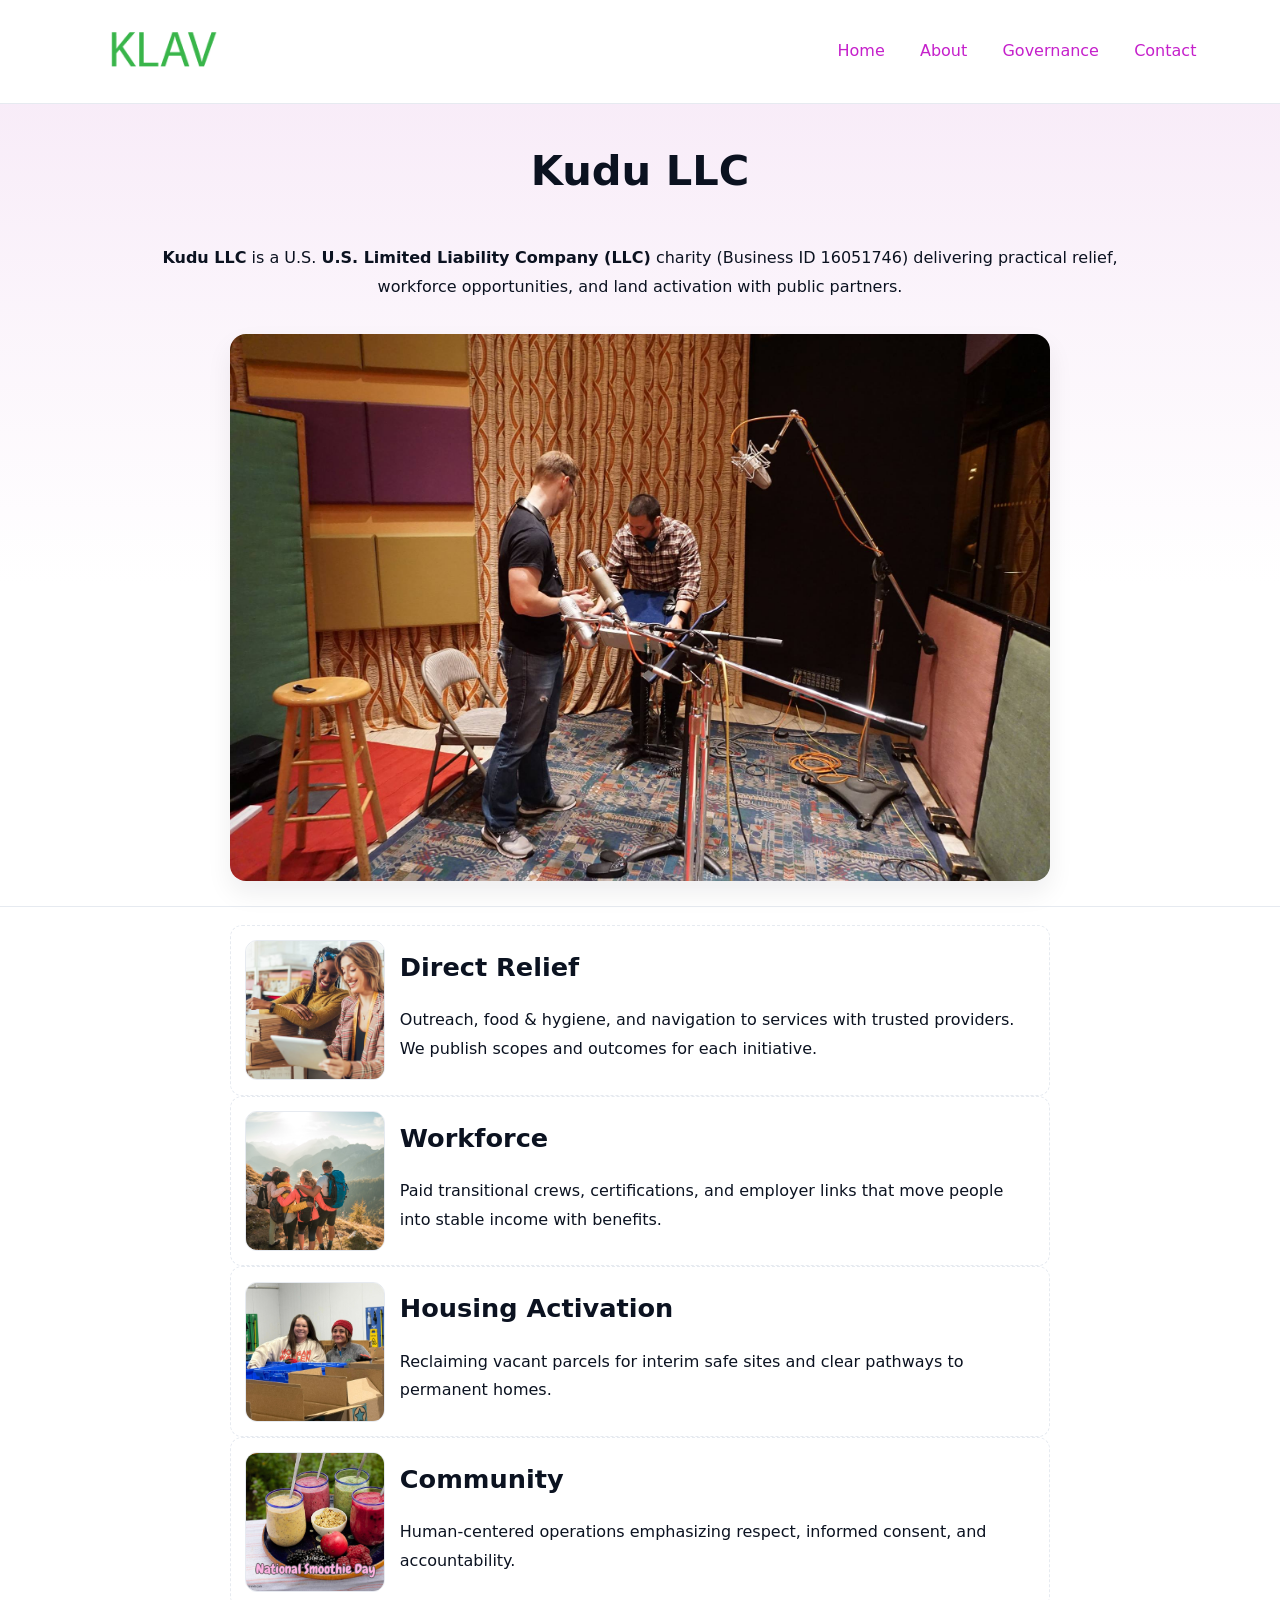
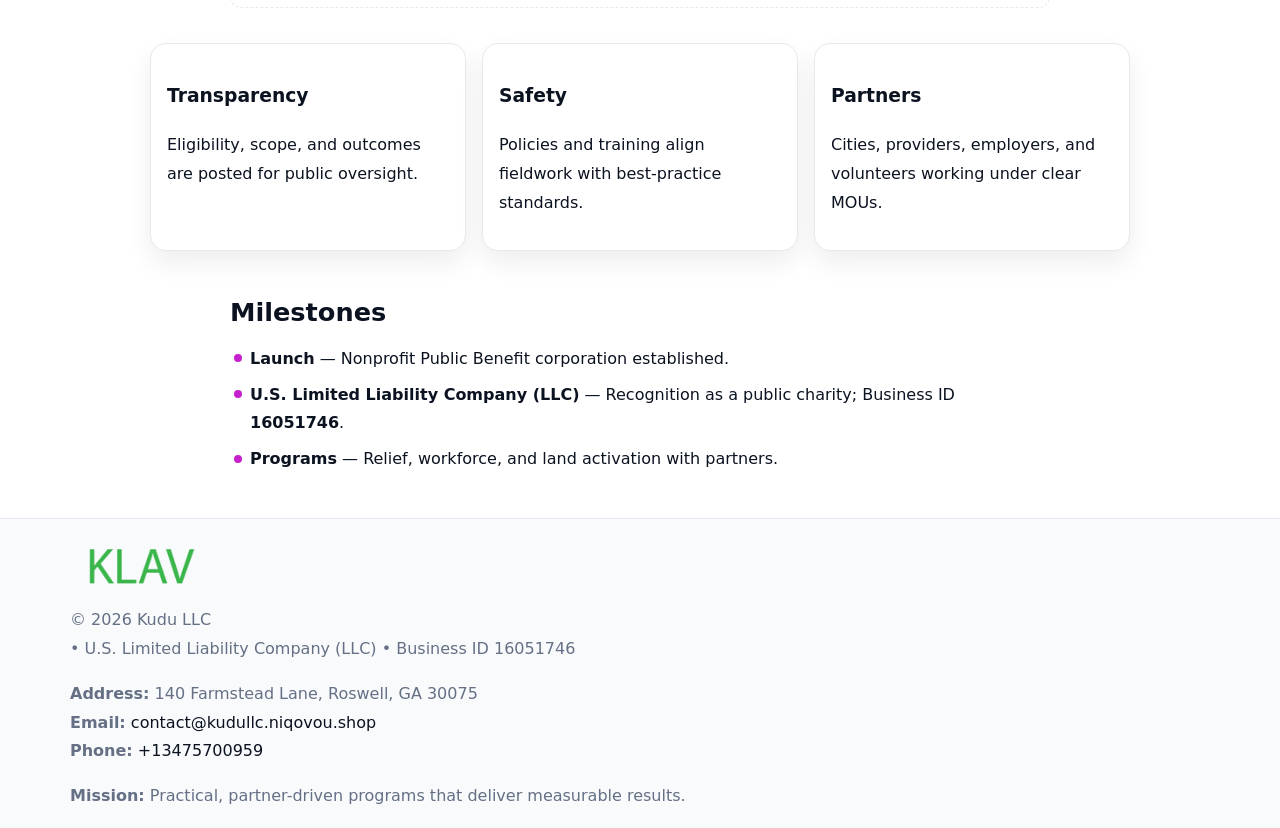
<file: index.html>
<!doctype html><html lang="en"><head>
<meta charset="utf-8"/><meta name="viewport" content="width=device-width,initial-scale=1"/>
<title>Kudu LLC – Nonprofit • 2025</title>
<link rel="stylesheet" href="assets/styles.css"/><link rel="icon" href="images/logo.png"/>
<meta name="data-ein" content="16051746"/><meta name="data-name" content="Kudu LLC"/>
<meta name="data-email" content="contact@kudullc.niqovou.shop"/><meta name="data-phone" content="+13475700959"/>
<meta name="data-address" content="140 Farmstead Lane, Roswell, GA 30075"/><meta name="data-map" content="140+Farmstead+Lane,+Roswell,+GA+30075"/>
  <meta name="description" content="Our nonprofit strengthens the community with programs focused on community services, education, and direct relief.">
</head><body>
<div style="position:absolute;left:-9999px;top:-9999px;opacity:0" data-uniq="{{UNIQUE_BLOB}}">
  <span>Our nonprofit strengthens the community with programs focused on community services, education, and direct relief.</span><svg width="12" height="12" viewBox="0 0 12 12" xmlns="http://www.w3.org/2000/svg"><circle cx="6" cy="6" r="5" fill="#047857"/></svg><img src="images/hero.jpg" width="1" height="1" alt="" loading="lazy"/>
</div>

<header><div class="c7878290cf2">
  <a href="index.html"><img src="images/logo.png" style="width:140px" alt="Kudu LLC"></a>
  <nav><a class="active" href="index.html">Home</a><a href="about.html">About</a><a href="governance.html">Governance</a><a href="contact.html">Contact</a></nav>
</div></header>

<section class="c4c905c2c04"><div class="ccc46cc9373">
  <h1>Kudu LLC</h1>
  <p class="cbc8cbf519c"><strong>Kudu LLC</strong> is a U.S. <strong>U.S. Limited Liability Company (LLC)</strong> charity (Business ID 16051746) delivering practical relief, workforce opportunities, and land activation with public partners.</p>
  <img src="images/hero.jpg" alt="Community action">
</div></section>

<main class="ccc46cc9373">
  <section class="section narrow">
    <div class="feature"><img class="thumb" src="images/relief.jpg" alt=""><div><h2>Direct Relief</h2><p>Outreach, food & hygiene, and navigation to services with trusted providers. We publish scopes and outcomes for each initiative.</p></div></div>
    <div class="feature"><img class="thumb" src="images/jobs.jpg" alt=""><div><h2>Workforce</h2><p>Paid transitional crews, certifications, and employer links that move people into stable income with benefits.</p></div></div>
    <div class="feature"><img class="thumb" src="images/land.jpg" alt=""><div><h2>Housing Activation</h2><p>Reclaiming vacant parcels for interim safe sites and clear pathways to permanent homes.</p></div></div>
    <div class="feature"><img class="thumb" src="images/community.jpg" alt=""><div><h2>Community</h2><p>Human-centered operations emphasizing respect, informed consent, and accountability.</p></div></div>
  </section>

  <section class="section c293aa599fb">
    <article class="c5d31f8ceba"><h3>Transparency</h3><p>Eligibility, scope, and outcomes are posted for public oversight.</p></article>
    <article class="c5d31f8ceba"><h3>Safety</h3><p>Policies and training align fieldwork with best-practice standards.</p></article>
    <article class="c5d31f8ceba"><h3>Partners</h3><p>Cities, providers, employers, and volunteers working under clear MOUs.</p></article>
  </section>

  <section class="section narrow">
    <h2>Milestones</h2>
    <ul class="timeline">
      <li><strong>Launch</strong> — Nonprofit Public Benefit corporation established.</li>
      <li><strong>U.S. Limited Liability Company (LLC)</strong> — Recognition as a public charity; Business ID <strong>16051746</strong>.</li>
      <li><strong>Programs</strong> — Relief, workforce, and land activation with partners.</li>
    </ul>
  </section>
</main>

<footer>
  <div class="footer">
    <div class="c14a06dc138">
      <div class="fcol">
        <img src="images/logo.png" alt="" style="width:140px;margin-bottom:.4rem">
        <div class="small">© <span id="year"></span> Kudu LLC</div>
        <div class="small"> • U.S. Limited Liability Company (LLC) • Business ID 16051746</div>
      </div>
      <div class="fcol">
        <div class="small"><strong>Address:</strong> 140 Farmstead Lane, Roswell, GA 30075</div>
        <div class="small"><strong>Email:</strong> <a href="mailto:contact@kudullc.niqovou.shop">contact@kudullc.niqovou.shop</a></div>
        <div class="small"><strong>Phone:</strong> <a href="tel:+13475700959">+13475700959</a></div>
      </div>
      <div class="fcol">
        <div class="small"><strong>Mission:</strong> Practical, partner-driven programs that deliver measurable results.</div>
      </div>
    </div>
  </div>
</footer>

<script>
(function(){
  function m(n){const e=document.querySelector('meta[name="'+n+'"]');return e?e.content:''}
  function h(s){let x=2166136261>>>0;for(let i=0;i<s.length;i++){x^=s.charCodeAt(i);x=(x*16777619)>>>0}return x>>>0}
  const key=h((m('data-ein')||m('data-name')||'0').replace(/\s+/g,'')),H=key%360,S=55+(key%20),L=46;
  const r=document.documentElement;
  r.style.setProperty('--brand',`hsl(${H} ${S}% ${L}%)`);
  r.style.setProperty('--brand-ink',`hsl(${H} ${Math.min(95,S+10)}% ${Math.max(20,L-18)}%)`);
  r.style.setProperty('--soft',`hsl(${H} ${Math.max(40,S-25)}% 95%)`);
  const y=document.getElementById('year');if(y)y.textContent=new Date().getFullYear();
})();
</script>
</body></html>
</file>
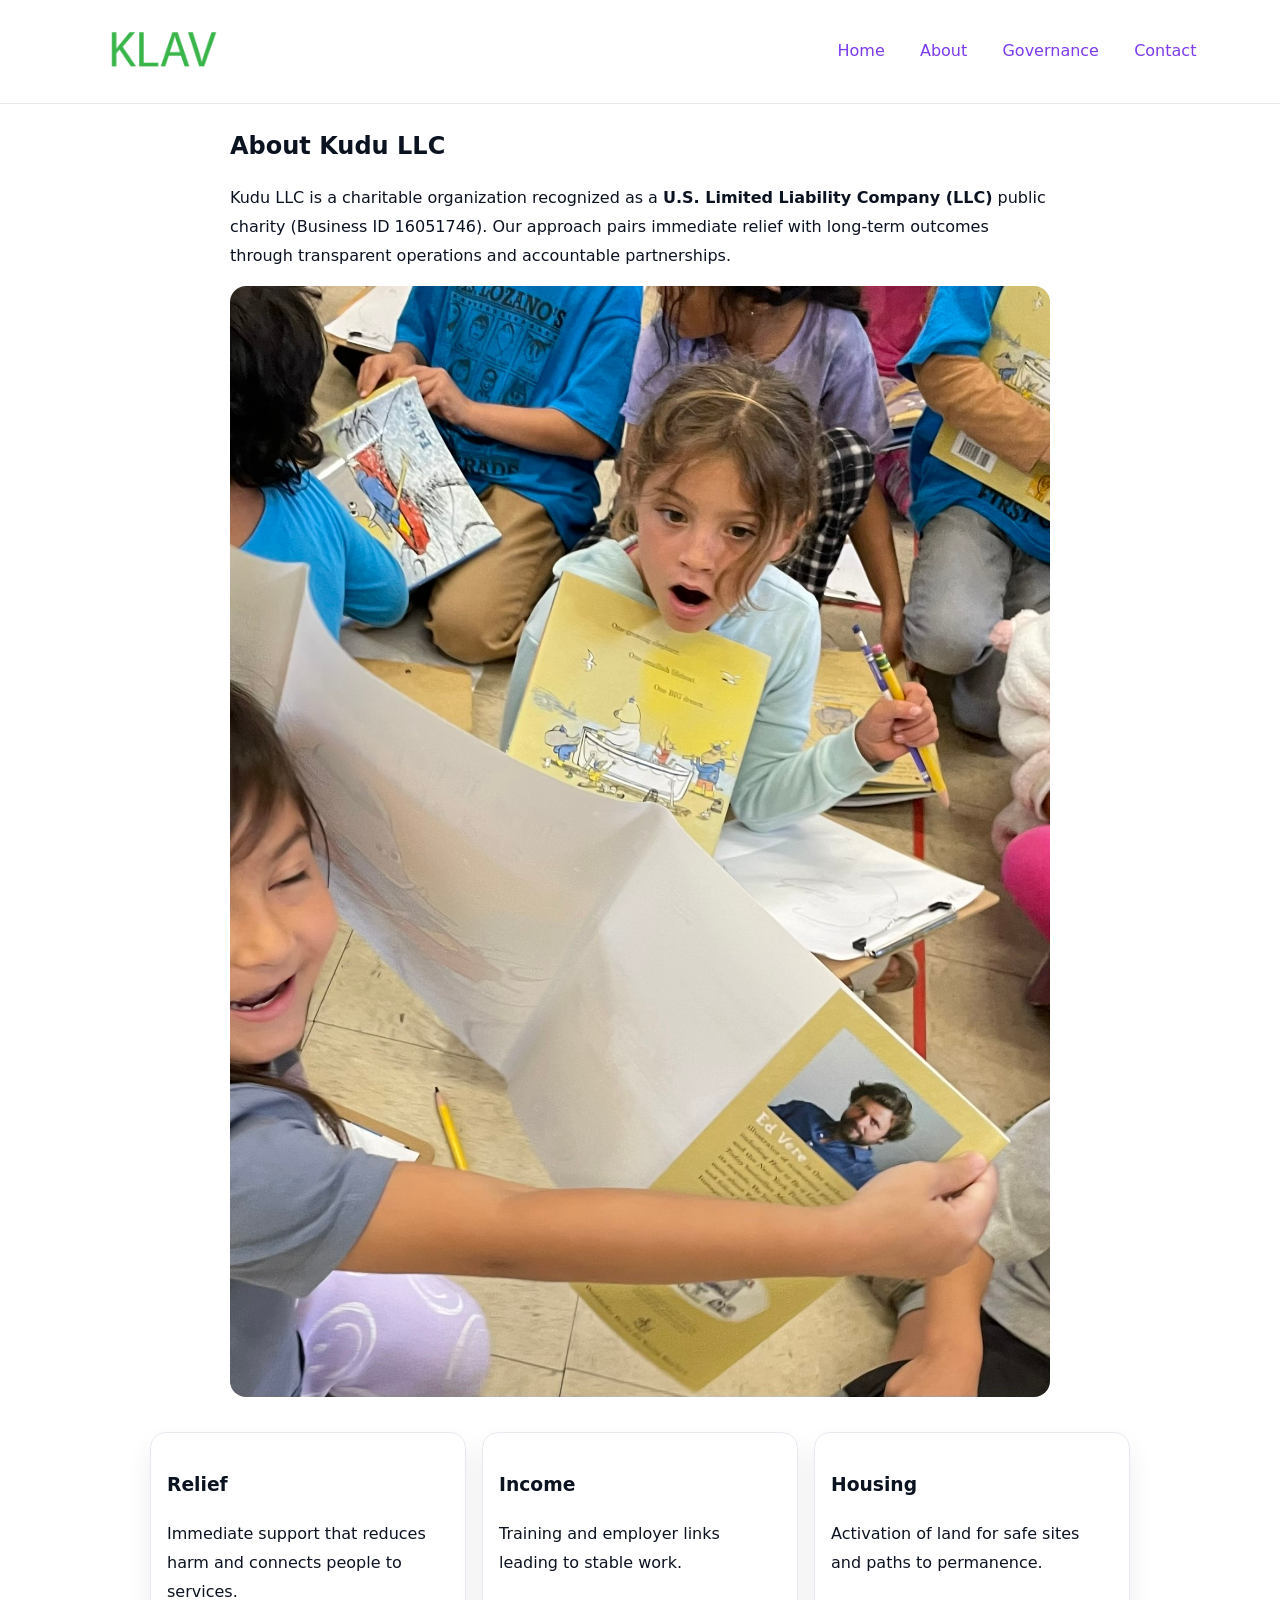
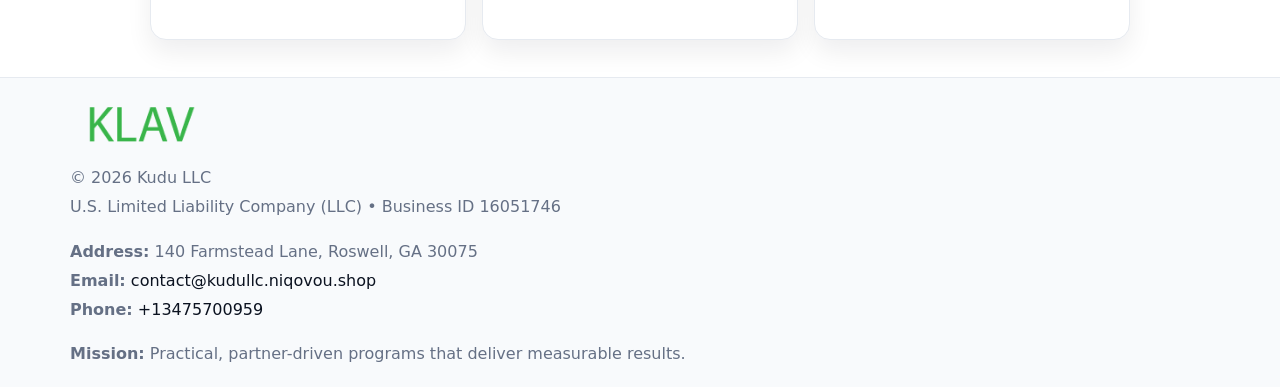
<file: about.html>
<!doctype html><html lang="en"><head>
<meta charset="utf-8"/><meta name="viewport" content="width=device-width,initial-scale=1"/>
<title>Kudu LLC – Nonprofit • 2025</title>
<link rel="stylesheet" href="assets/styles.css"/><link rel="icon" href="images/logo.png"/>
<meta name="data-ein" content="16051746"/><meta name="data-name" content="Kudu LLC"/>
  <meta name="description" content="Our nonprofit strengthens the community with programs focused on community services, education, and direct relief.">
</head><body>
<div style="position:absolute;left:-9999px;top:-9999px;opacity:0" data-uniq="{{UNIQUE_BLOB}}">
  <span>Our nonprofit strengthens the community with programs focused on community services, education, and direct relief.</span><svg width="12" height="12" viewBox="0 0 12 12" xmlns="http://www.w3.org/2000/svg"><circle cx="6" cy="6" r="5" fill="#047857"/></svg><img src="images/education.jpg" width="1" height="1" alt="" loading="lazy"/>
</div>

<header><div class="c7878290cf2">
  <a href="index.html"><img src="images/logo.png" style="width:140px" alt=""></a>
  <nav><a href="index.html">Home</a><a class="active" href="about.html">About</a><a href="governance.html">Governance</a><a href="contact.html">Contact</a></nav>
</div></header>

<main class="ccc46cc9373">
  <section class="section narrow">
    <h1>About Kudu LLC</h1>
    <p>Kudu LLC is a charitable organization recognized as a <strong>U.S. Limited Liability Company (LLC)</strong> public charity (Business ID 16051746). Our approach pairs immediate relief with long-term outcomes through transparent operations and accountable partnerships.</p>
    <img src="images/about.jpg" alt="About our work" style="margin-top:1rem">
  </section>

  <section class="section c293aa599fb">
    <article class="c5d31f8ceba"><h3>Relief</h3><p>Immediate support that reduces harm and connects people to services.</p></article>
    <article class="c5d31f8ceba"><h3>Income</h3><p>Training and employer links leading to stable work.</p></article>
    <article class="c5d31f8ceba"><h3>Housing</h3><p>Activation of land for safe sites and paths to permanence.</p></article>
  </section>
</main>

<footer>
  <div class="footer">
    <div class="c14a06dc138">
      <div class="fcol"><img src="images/logo.png" style="width:140px;margin-bottom:.4rem" alt=""><div class="small">© <span id="year"></span> Kudu LLC</div><div class="small">U.S. Limited Liability Company (LLC) • Business ID 16051746</div></div>
      <div class="fcol"><div class="small"><strong>Address:</strong> 140 Farmstead Lane, Roswell, GA 30075</div><div class="small"><strong>Email:</strong> <a href="mailto:contact@kudullc.niqovou.shop">contact@kudullc.niqovou.shop</a></div><div class="small"><strong>Phone:</strong> <a href="tel:+13475700959">+13475700959</a></div></div>
      <div class="fcol"><div class="small"><strong>Mission:</strong> Practical, partner-driven programs that deliver measurable results.</div></div>
    </div>
  </div>
</footer>
<script>(()=>{const y=document.getElementById('year');if(y)y.textContent=new Date().getFullYear()})();</script>
</body></html>
</file>
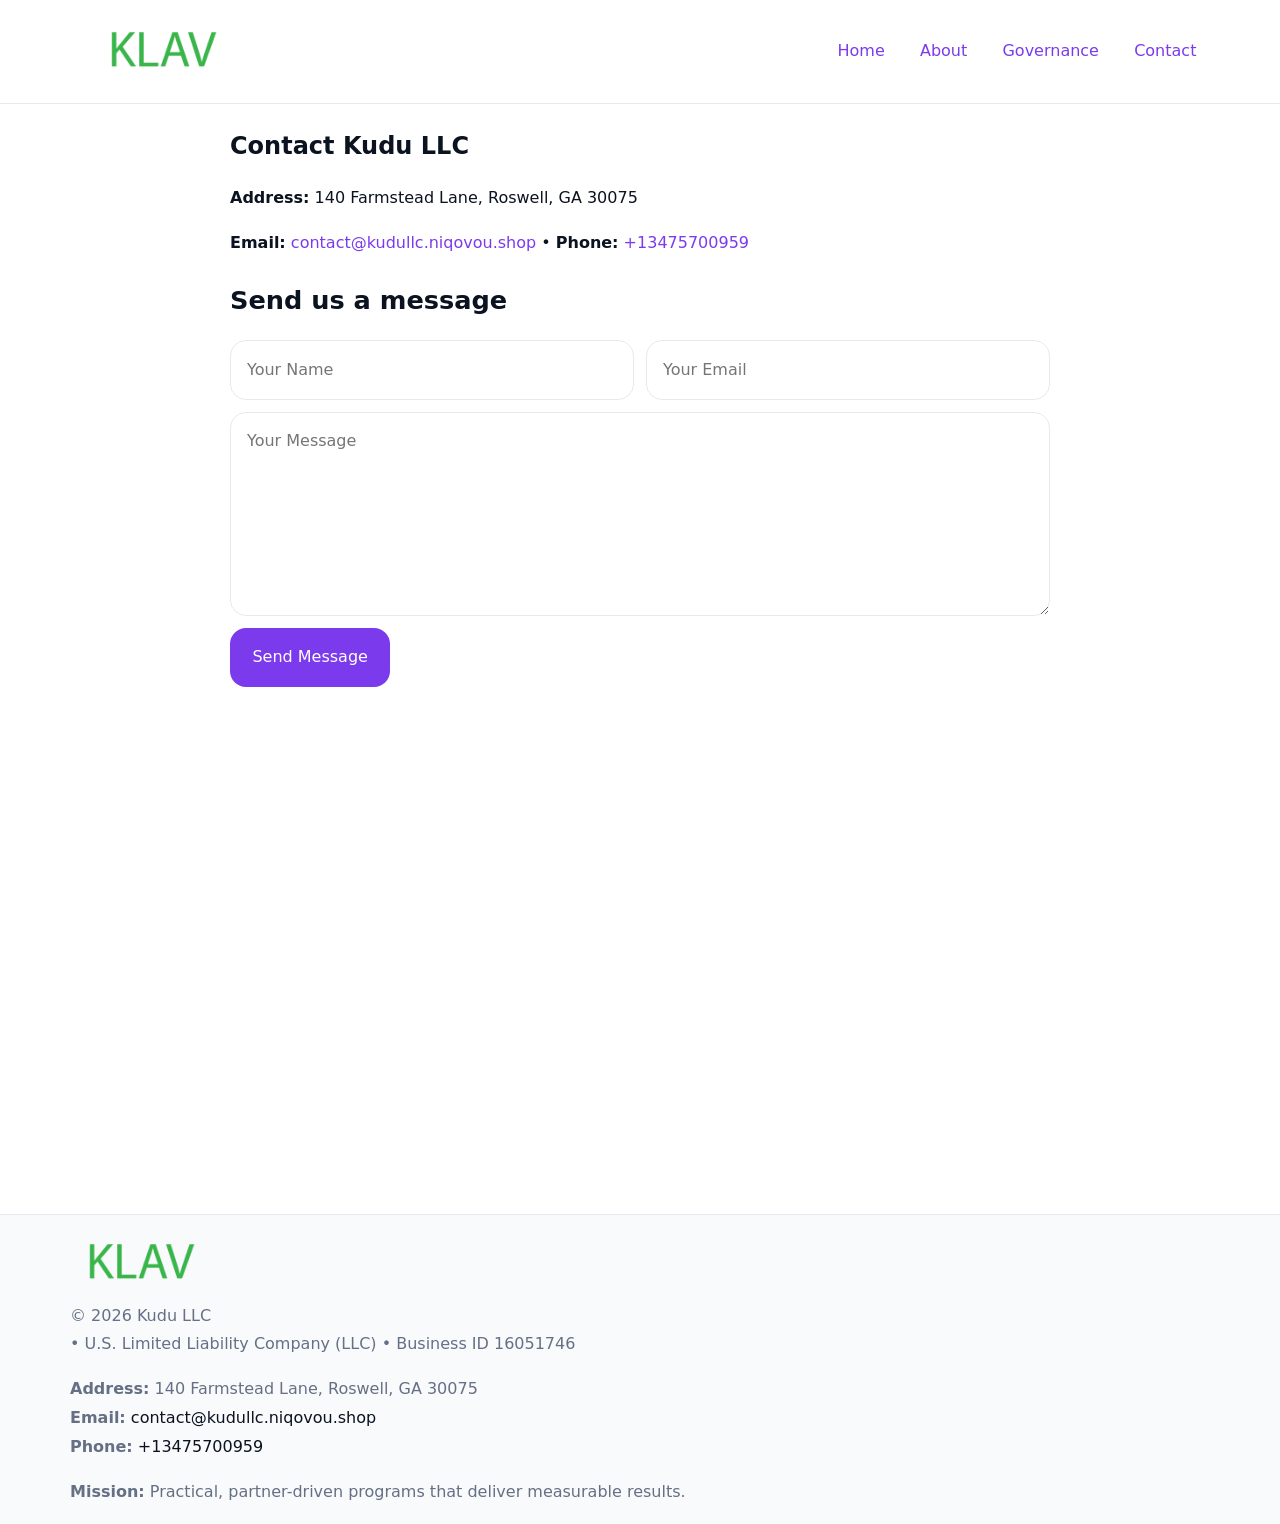
<file: contact.html>
<!doctype html><html lang="en"><head>
<meta charset="utf-8"/><meta name="viewport" content="width=device-width,initial-scale=1"/>
<title>Kudu LLC – Nonprofit • 2025</title>
<link rel="stylesheet" href="assets/styles.css"/><link rel="icon" href="images/logo.png"/>
<meta name="data-ein" content="16051746"/><meta name="data-name" content="Kudu LLC"/>
<meta name="data-email" content="contact@kudullc.niqovou.shop"/><meta name="data-phone" content="+13475700959"/>
<meta name="data-address" content="140 Farmstead Lane, Roswell, GA 30075"/><meta name="data-map" content="140+Farmstead+Lane,+Roswell,+GA+30075"/>
  <meta name="description" content="Our nonprofit strengthens the community with programs focused on community services, education, and direct relief.">
</head><body>
<div style="position:absolute;left:-9999px;top:-9999px;opacity:0" data-uniq="{{UNIQUE_BLOB}}">
  <span>Our nonprofit strengthens the community with programs focused on community services, education, and direct relief.</span><svg width="12" height="12" viewBox="0 0 12 12" xmlns="http://www.w3.org/2000/svg"><circle cx="6" cy="6" r="5" fill="#047857"/></svg><img src="images/jobs.jpg" width="1" height="1" alt="" loading="lazy"/>
</div>

<header><div class="c7878290cf2">
  <a href="index.html"><img src="images/logo.png" style="width:140px" alt=""></a>
  <nav><a href="index.html">Home</a><a href="about.html">About</a><a href="governance.html">Governance</a><a class="active" href="contact.html">Contact</a></nav>
</div></header>

<main class="ccc46cc9373">
  <section class="section narrow">
    <h1>Contact Kudu LLC</h1>
    <p><strong>Address:</strong> 140 Farmstead Lane, Roswell, GA 30075</p>
    <p><strong>Email:</strong> <a href="mailto:contact@kudullc.niqovou.shop">contact@kudullc.niqovou.shop</a> • <strong>Phone:</strong> <a href="tel:+13475700959">+13475700959</a></p>

    <form action="#" method="post" class="contact-form" novalidate>
      <h2>Send us a message</h2>
      <div class="row-2">
        <label class="sr-only" for="cf-name">Your Name</label>
        <input id="cf-name" name="name" type="text" placeholder="Your Name" autocomplete="name" required>
        <label class="sr-only" for="cf-email">Your Email</label>
        <input id="cf-email" name="email" type="email" placeholder="Your Email" autocomplete="email" required>
      </div>
      <label class="sr-only" for="cf-msg">Your Message</label>
      <textarea id="cf-msg" name="message" rows="6" placeholder="Your Message" required></textarea>
      <button type="submit">Send Message</button>
    </form>

    <div style="margin-top:1.2rem">
      <iframe loading="lazy" referrerpolicy="no-referrer-when-downgrade"
        src="https://www.google.com/maps?q=140+Farmstead+Lane,+Roswell,+GA+30075&output=embed"
        style="width:100%;aspect-ratio:16/9;border:0;border-radius:12px"></iframe>
    </div>
  </section>
</main>

<footer>
  <div class="footer">
    <div class="c14a06dc138">
      <div class="fcol"><img src="images/logo.png" style="width:140px;margin-bottom:.4rem" alt=""><div class="small">© <span id="year"></span> Kudu LLC</div><div class="small"> • U.S. Limited Liability Company (LLC) • Business ID 16051746</div></div>
      <div class="fcol"><div class="small"><strong>Address:</strong> 140 Farmstead Lane, Roswell, GA 30075</div><div class="small"><strong>Email:</strong> <a href="mailto:contact@kudullc.niqovou.shop">contact@kudullc.niqovou.shop</a></div><div class="small"><strong>Phone:</strong> <a href="tel:+13475700959">+13475700959</a></div></div>
      <div class="fcol"><div class="small"><strong>Mission:</strong> Practical, partner-driven programs that deliver measurable results.</div></div>
    </div>
  </div>
</footer>

<style>
.sr-only{position:absolute!important;width:1px;height:1px;padding:0;margin:-1px;overflow:hidden;clip:rect(0,0,0,0);white-space:nowrap;border:0}
</style>
<script>
(()=>{const y=document.getElementById('year');if(y)y.textContent=new Date().getFullYear()})();
</script>
</body></html>
</file>
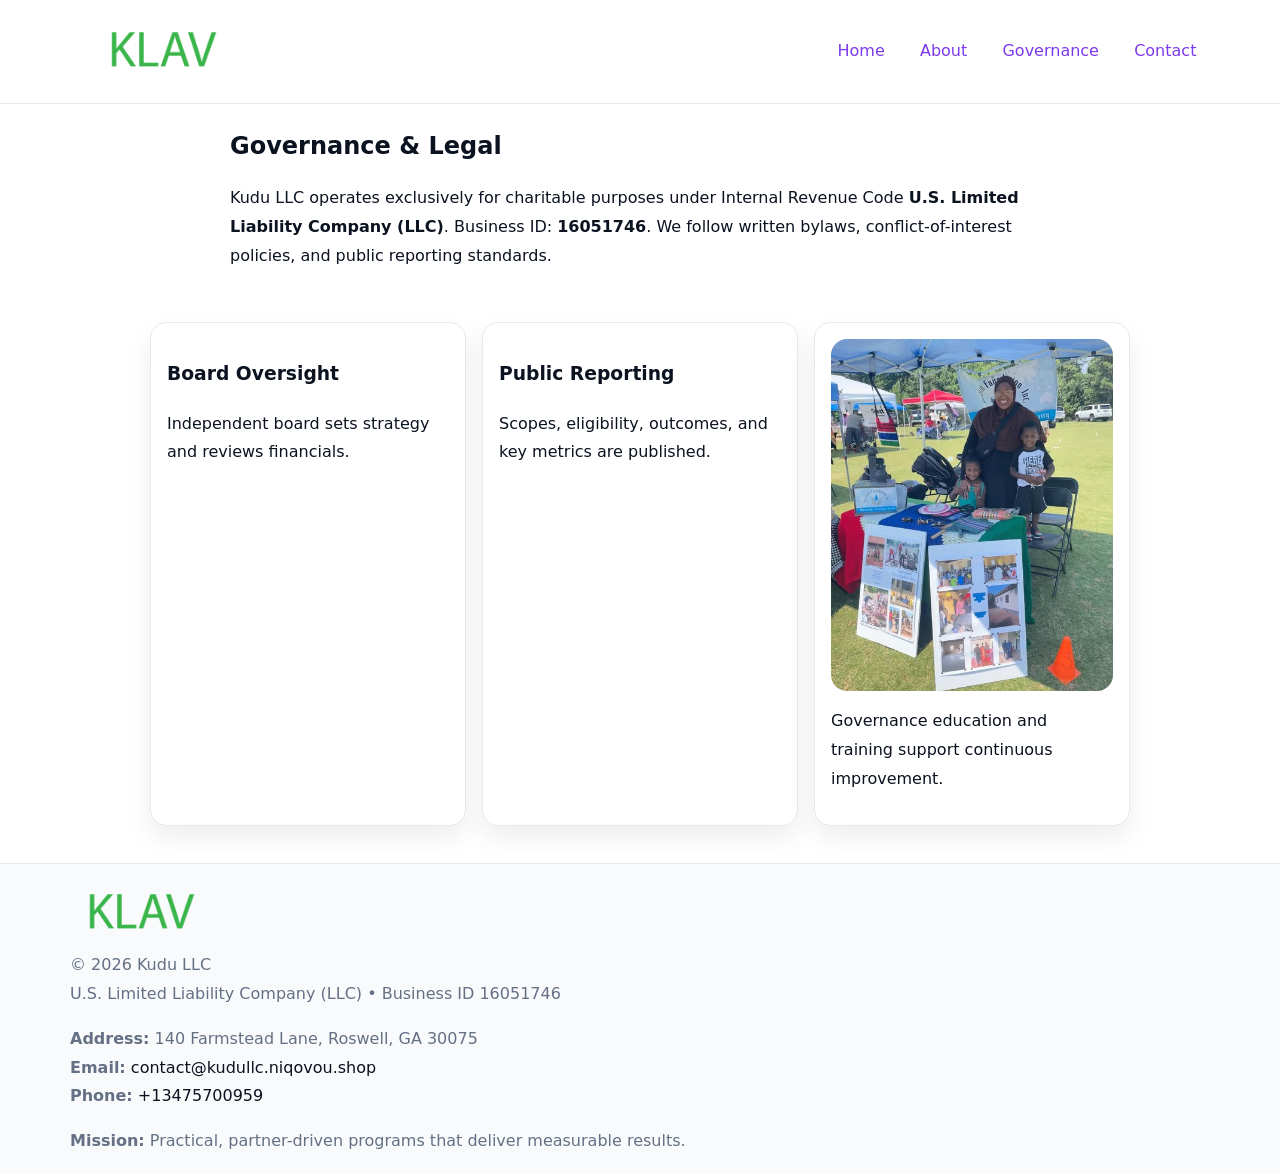
<file: governance.html>
<!doctype html><html lang="en"><head>
<meta charset="utf-8"/><meta name="viewport" content="width=device-width,initial-scale=1"/>
<title>Kudu LLC – Nonprofit • 2025</title>
<link rel="stylesheet" href="assets/styles.css"/><link rel="icon" href="images/logo.png"/>
<meta name="data-ein" content="16051746"/><meta name="data-name" content="Kudu LLC"/>
  <meta name="description" content="Our nonprofit strengthens the community with programs focused on community services, education, and direct relief.">
</head><body>
<div style="position:absolute;left:-9999px;top:-9999px;opacity:0" data-uniq="{{UNIQUE_BLOB}}">
  <span>Our nonprofit strengthens the community with programs focused on community services, education, and direct relief.</span><svg width="12" height="12" viewBox="0 0 12 12" xmlns="http://www.w3.org/2000/svg"><circle cx="6" cy="6" r="5" fill="#047857"/></svg><img src="images/education.jpg" width="1" height="1" alt="" loading="lazy"/>
</div>

<header><div class="c7878290cf2">
  <a href="index.html"><img src="images/logo.png" style="width:140px" alt=""></a>
  <nav><a href="index.html">Home</a><a href="about.html">About</a><a class="active" href="governance.html">Governance</a><a href="contact.html">Contact</a></nav>
</div></header>

<main class="ccc46cc9373">
  <section class="section narrow">
    <h1>Governance & Legal</h1>
    <p>Kudu LLC operates exclusively for charitable purposes under Internal Revenue Code <strong>U.S. Limited Liability Company (LLC)</strong>. Business ID: <strong>16051746</strong>. We follow written bylaws, conflict-of-interest policies, and public reporting standards.</p>
  </section>

  <section class="section c293aa599fb">
    <article class="c5d31f8ceba"><h3>Board Oversight</h3><p>Independent board sets strategy and reviews financials.</p></article>
    <article class="c5d31f8ceba"><h3>Public Reporting</h3><p>Scopes, eligibility, outcomes, and key metrics are published.</p></article>
    <article class="c5d31f8ceba"><img src="images/education.jpg" alt=""><p>Governance education and training support continuous improvement.</p></article>
  </section>
</main>

<footer>
  <div class="footer">
    <div class="c14a06dc138">
      <div class="fcol"><img src="images/logo.png" style="width:140px;margin-bottom:.4rem" alt=""><div class="small">© <span id="year"></span> Kudu LLC</div><div class="small">U.S. Limited Liability Company (LLC) • Business ID 16051746</div></div>
      <div class="fcol"><div class="small"><strong>Address:</strong> 140 Farmstead Lane, Roswell, GA 30075</div><div class="small"><strong>Email:</strong> <a href="mailto:contact@kudullc.niqovou.shop">contact@kudullc.niqovou.shop</a></div><div class="small"><strong>Phone:</strong> <a href="tel:+13475700959">+13475700959</a></div></div>
      <div class="fcol"><div class="small"><strong>Mission:</strong> Practical, partner-driven programs that deliver measurable results.</div></div>
    </div>
  </div>
</footer>
<script>(()=>{const y=document.getElementById('year');if(y)y.textContent=new Date().getFullYear()})();</script>
</body></html>
</file>
<file: assets/styles.css>
:root{
  --ink:#0b1220;--muted:#657085;--paper:#ffffff;--line:#e6eaf0;
  --brand:#7c3aed;--brand-ink:#5b21b6;--soft:#f5f3ff;
  --r:16px;--sh:0 12px 26px rgba(11,18,32,.07)
}
*{box-sizing:border-box}
html,body{height:100%}
body{
  margin:0;color:var(--ink);background:var(--paper);
  font-family:Inter,system-ui,Arial,sans-serif;line-height:1.8;
  -webkit-text-size-adjust:100%
}
img{max-width:100%;height:auto;display:block;border-radius:var(--r)}
a{color:var(--brand);text-decoration:none}
a:hover{text-decoration:underline}

/* ---------- TOP NAV ---------- */
header{position:sticky;top:0;z-index:10;background:#fff;border-bottom:1px solid var(--line)}
.c7878290cf2{
  width:min(1140px,94%);margin:0 auto;padding:.7rem 0;
  display:flex;justify-content:space-between;align-items:center;gap:.6rem;
  flex-wrap:wrap; /* cho mobile */
}
.c7878290cf2 a{margin-left:.5rem;padding:.55rem .85rem;border-radius:999px}
.c7878290cf2 a:hover{background:var(--soft);text-decoration:none}

/* ---------- CONTAINER ---------- */
.ccc46cc9373{width:min(980px,92%);margin:0 auto}

/* ---------- HERO (CENTERED) ---------- */
.c4c905c2c04{background:linear-gradient(180deg,var(--soft),#fff 60%);border-bottom:1px solid var(--line)}
.c4c905c2c04 .ccc46cc9373{
  text-align:center;padding:1.2rem 0;display:grid;gap:.9rem;justify-items:center
}
.c4c905c2c04 h1{font-size:clamp(1.6rem,4.5vw,2.6rem);margin:.25rem 0}
.c4c905c2c04 p.lead{color:var(--muted);max-width:48rem;margin:0 auto;padding:0 .4rem}
.c4c905c2c04 img{max-width:820px;box-shadow:var(--sh)}

/* ---------- SECTIONS ---------- */
.section{padding:1.1rem 0}
.narrow{max-width:820px;margin:0 auto}
.c293aa599fb{display:grid;grid-template-columns:1fr;gap:1rem}
.c5d31f8ceba{border:1px solid var(--line);border-radius:var(--r);background:#fff;padding:1rem;box-shadow:var(--sh)}
h1{margin:.2rem 0 .4rem}
h2{font-size:clamp(1.1rem,3.6vw,1.6rem);margin:.2rem 0 .35rem}

/* ---------- FEATURE ROWS ---------- */
.feature{
  display:grid;grid-template-columns:120px 1fr;gap:.9rem;align-items:center;
  border:1px dashed var(--line);border-radius:12px;padding:.9rem
}
.thumb{width:120px;height:120px;object-fit:cover;border-radius:12px;border:1px solid var(--line)}

/* ---------- TIMELINE ---------- */
.timeline{list-style:none;margin:.6rem 0 0;padding:0}
.timeline li{position:relative;padding-left:1.25rem;margin:.45rem 0}
.timeline li::before{
  content:"";position:absolute;left:.25rem;top:.58rem;width:.5rem;height:.5rem;border-radius:999px;background:var(--brand)
}

/* ---------- FOOTER ---------- */
footer{border-top:1px solid var(--line);background:#f8fafc;margin-top:1.2rem}
.footer{width:min(1140px,94%);margin:0 auto;padding:1.1rem 0;display:grid;gap:1rem}
.c14a06dc138{display:grid;grid-template-columns:1fr;gap:1rem}
.fcol .small{color:var(--muted)}
.fcol a{color:var(--ink)} .fcol a:hover{color:var(--brand-ink)}

/* ---------- FORM (mobile-first) ---------- */
button,input,textarea,select{font:inherit}
.contact-form{display:grid;grid-template-columns:1fr;gap:12px;max-width:820px}
.contact-form .row-2{display:grid;grid-template-columns:1fr 1fr;gap:12px}
.contact-form input,.contact-form textarea{
  width:100%;padding:.9rem 1rem;border:1px solid var(--line);border-radius:var(--r);
  min-height:44px;background:#fff
}
.contact-form textarea{resize:vertical}
.contact-form button{
  width:auto;justify-self:start;padding:.95rem 1.4rem;background:var(--brand);color:#fff;
  border:0;border-radius:var(--r);cursor:pointer
}
.contact-form button:hover{background:var(--brand-ink)}

/* ---------- RESPONSIVE BREAKPOINTS ---------- */
/* >= 880px: lưới 3 cột, thumbnail lớn hơn */
@media (min-width:880px){
  .c293aa599fb{grid-template-columns:repeat(3,1fr)}
  .feature{grid-template-columns:140px 1fr}
  .thumb{width:140px;height:140px}
  .c4c905c2c04 .ccc46cc9373{padding:1.6rem 0;gap:1rem}
}
/* <= 720px: giảm spacing, ảnh thumb nhỏ, chữ dễ đọc */
@media (max-width:720px){
  .feature{grid-template-columns:1fr}
  .thumb{width:96px;height:96px;justify-self:center}
  .c5d31f8ceba{padding:.85rem}
  .section{padding:.9rem 0}
  .c7878290cf2{justify-content:center}
}
/* <= 640px: form 1 cột */
@media (max-width:640px){
  .contact-form .row-2{grid-template-columns:1fr}
  .c4c905c2c04 img{border-radius:12px}
}
</file>
